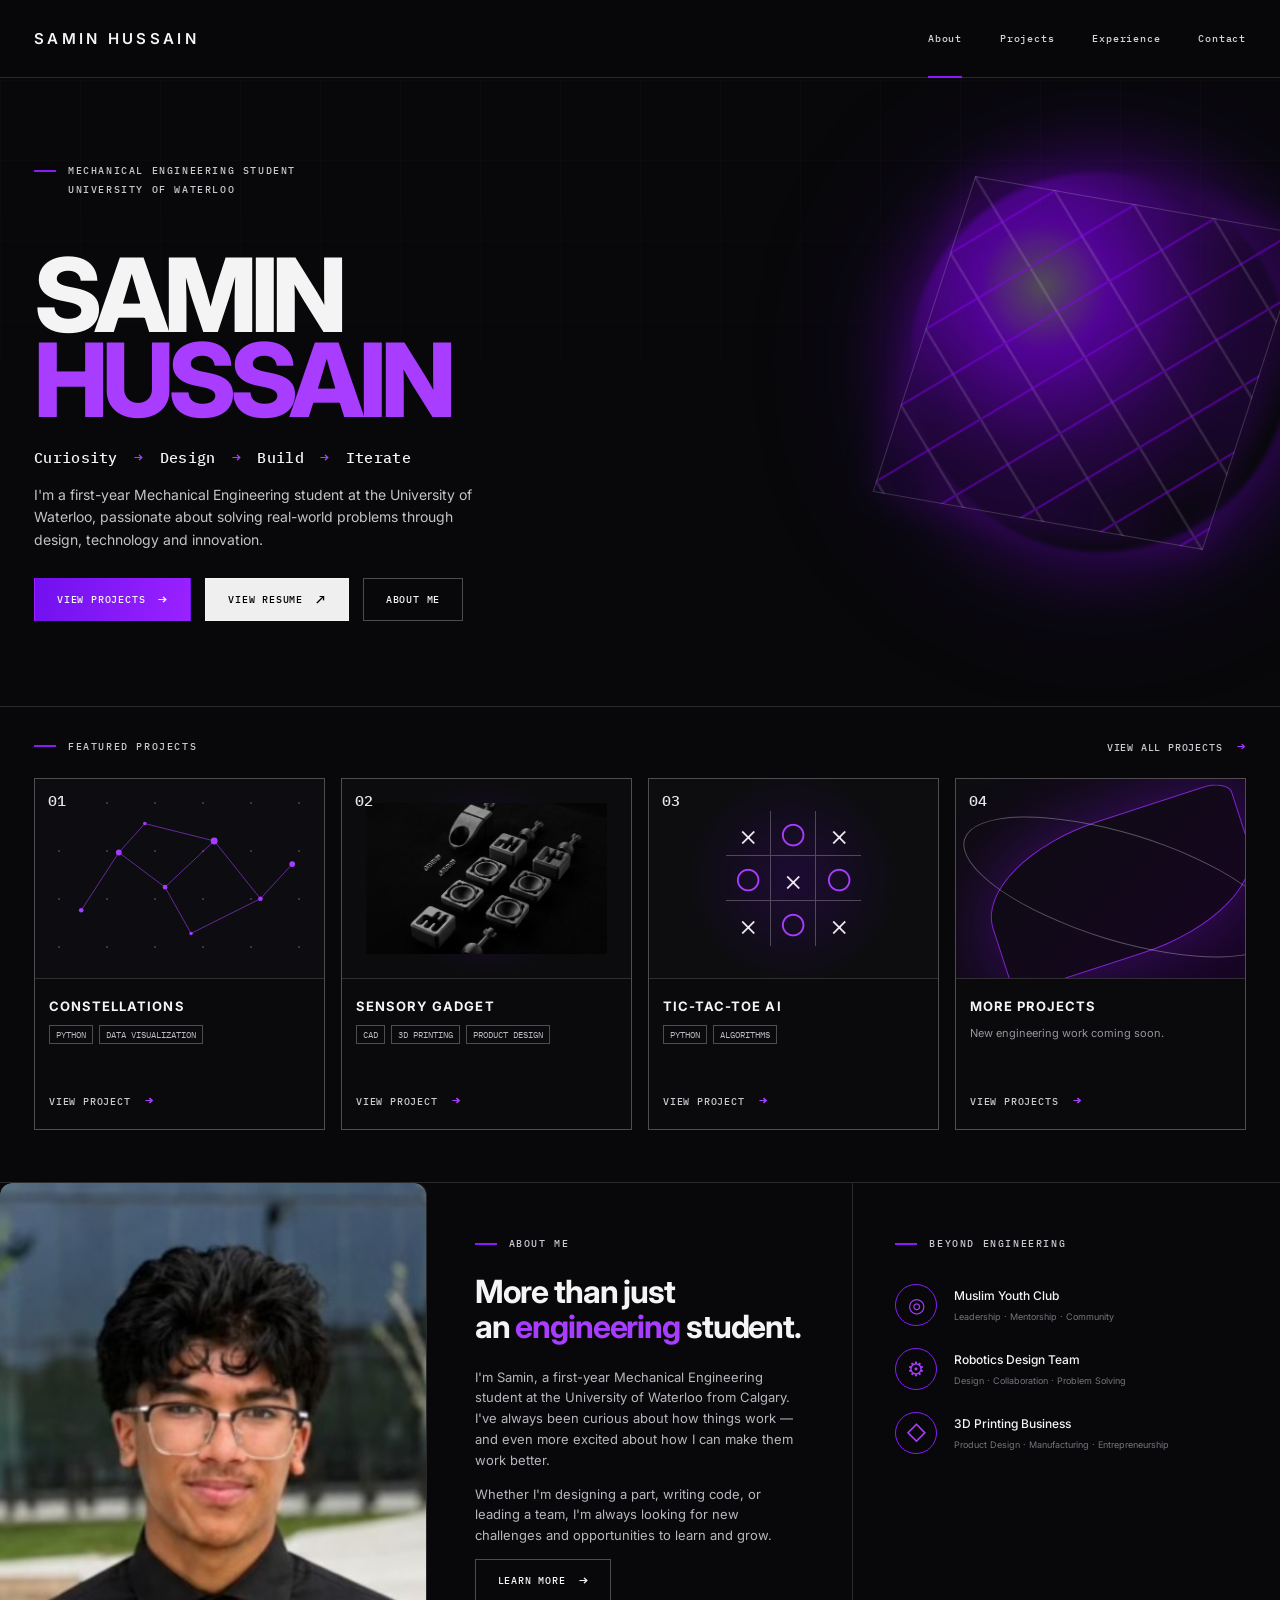
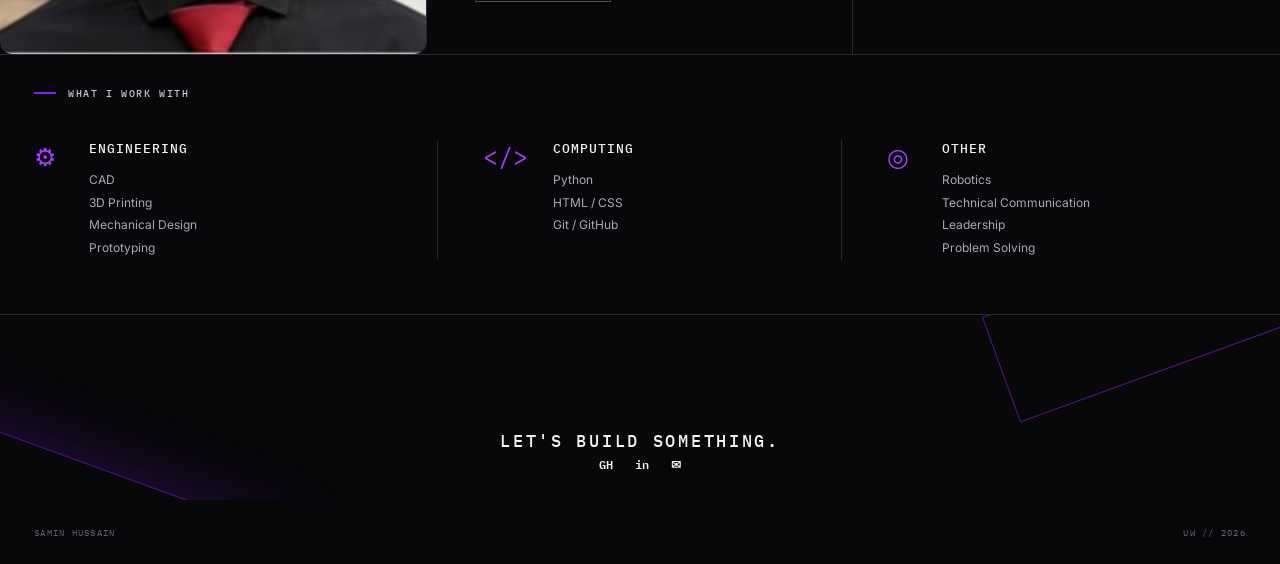
<file: index.html>
<!DOCTYPE html>
<html lang="en">
<head>
  <meta charset="UTF-8">
  <meta name="viewport" content="width=device-width, initial-scale=1.0">
  <meta name="description" content="Samin Hussain — Mechanical Engineering student at the University of Waterloo.">
  <title>Samin Hussain | Mechanical Engineering</title>
  <link rel="shortcut icon" href="assets/favicon.png">
  <link rel="stylesheet" href="styles/main.css">
</head>
<body>
  <header class="site-header">
    <a class="brand" href="index.html" aria-label="Samin Hussain home">SAMIN HUSSAIN</a>
    <nav class="desktop-nav" aria-label="Primary navigation">
      <a class="active" href="index.html">About</a>
      <a href="projects.html">Projects</a>
      <a href="experience.html">Experience</a>
      <a href="contact.html">Contact</a>
    </nav>
    <button class="menu-toggle" aria-label="Open navigation" aria-expanded="false">
      <span></span><span></span>
    </button>
    <nav class="mobile-nav" aria-label="Mobile navigation">
      <a href="index.html">About</a>
      <a href="projects.html">Projects</a>
      <a href="experience.html">Experience</a>
      <a href="contact.html">Contact</a>
    </nav>
  </header>

  <main>
    <section class="hero section-line">
      <div class="hero-copy reveal">
        <div class="eyebrow"><span></span> MECHANICAL ENGINEERING STUDENT</div>
        <div class="eyebrow sub">UNIVERSITY OF WATERLOO</div>

        <h1>SAMIN<br><em>HUSSAIN</em></h1>
        <p class="tagline">Curiosity <span>→</span> Design <span>→</span> Build <span>→</span> Iterate</p>
        <p class="hero-description">
          I'm a first-year Mechanical Engineering student at the University of Waterloo,
          passionate about solving real-world problems through design, technology and innovation.
        </p>

        <div class="button-row">
          <a class="button button-primary" href="projects.html">VIEW PROJECTS <span>→</span></a>
          <button class="button button-ghost" id="open-resume" type="button">
          VIEW RESUME <span>↗</span>
          </button>
          <a class="button button-ghost" href="about.html">ABOUT ME</a>
        </div>
      </div>

      <div class="hero-art" aria-hidden="true"></div>
    </section>

    <section class="projects-preview section-line">
      <div class="section-heading">
        <div>
          <div class="eyebrow"><span></span> FEATURED PROJECTS</div>
        </div>
        <a class="text-link" href="projects.html">VIEW ALL PROJECTS <span>→</span></a>
      </div>

      <div class="project-grid">
        <a class="project-card reveal" href="projects.html#constellations">
          <div class="project-visual constellation-visual">
            <span class="project-number">01</span>
            <div class="stars"></div>
            <svg viewBox="0 0 500 300" role="img" aria-label="Abstract constellation diagram">
              <g fill="none" stroke="currentColor" stroke-width="1">
                <path d="M80 205 L145 105 L225 165 L310 85 L390 185 L445 125"/>
                <path d="M145 105 L190 55 L310 85"/>
                <path d="M225 165 L270 245 L390 185"/>
              </g>
              <g fill="currentColor">
                <circle cx="80" cy="205" r="4"/><circle cx="145" cy="105" r="5"/>
                <circle cx="225" cy="165" r="4"/><circle cx="310" cy="85" r="6"/>
                <circle cx="390" cy="185" r="4"/><circle cx="445" cy="125" r="5"/>
                <circle cx="190" cy="55" r="3"/><circle cx="270" cy="245" r="3"/>
              </g>
            </svg>
          </div>
          <div class="project-info">
            <h3>CONSTELLATIONS</h3>
            <div class="tags"><span>PYTHON</span><span>DATA VISUALIZATION</span></div>
            <span class="card-link">VIEW PROJECT <b>→</b></span>
          </div>
        </a>

        <a class="project-card reveal" href="projects.html#sensory-gadget">
         <div class="project-visual gadget-visual">
          <span class="project-number">02</span>

              <img
                class="gadget-preview-image"
                src="assets/FidgetToysStudio.jpg"
                alt="3D-printed sensory gadget "
                >
          </div>
          <div class="project-info">
            <h3>SENSORY GADGET</h3>
            <div class="tags"><span>CAD</span><span>3D PRINTING</span><span>PRODUCT DESIGN</span></div>
            <span class="card-link">VIEW PROJECT <b>→</b></span>
          </div>
        </a>

        <a class="project-card reveal" href="projects.html#tic-tac-toe">
          <div class="project-visual tic-visual">
            <span class="project-number">03</span>
            <div class="tic-board">
              <i>×</i><i>○</i><i>×</i><i>○</i><i>×</i><i>○</i><i>×</i><i>○</i><i>×</i>
            </div>
          </div>
          <div class="project-info">
            <h3>TIC-TAC-TOE AI</h3>
            <div class="tags"><span>PYTHON</span><span>ALGORITHMS</span></div>
            <span class="card-link">VIEW PROJECT <b>→</b></span>
          </div>
        </a>

        <a class="project-card project-card-more reveal" href="projects.html">
          <div class="project-visual more-visual">
            <span class="project-number">04</span>
            <div class="more-geometry"></div>
          </div>
          <div class="project-info">
            <h3>MORE PROJECTS</h3>
            <p>New engineering work coming soon.</p>
            <span class="card-link">VIEW PROJECTS <b>→</b></span>
          </div>
        </a>
      </div>
    </section>

    <section class="about-preview section-line">
      <div class="about-photo">
         <img
          class="profile-photo"
          src="assets/ProfilePhoto.jpg"
          alt="Samin Hussain"
          >
      </div>

      <div class="about-copy reveal">
        <div class="eyebrow"><span></span> ABOUT ME</div>
        <h2>More than just<br>an <em>engineering</em> student.</h2>
        <p>
          I'm Samin, a first-year Mechanical Engineering student at the University of Waterloo
          from Calgary. I've always been curious about how things work — and even more excited
          about how I can make them work better.
        </p>
        <p>
          Whether I'm designing a part, writing code, or leading a team, I'm always looking
          for new challenges and opportunities to learn and grow.
        </p>
        <a class="button button-ghost" href="about.html">LEARN MORE <span>→</span></a>
      </div>

      <div class="beyond reveal">
        <div class="eyebrow"><span></span> BEYOND ENGINEERING</div>
        <div class="beyond-item"><div class="icon-circle">◎</div><div><strong>Muslim Youth Club</strong><small>Leadership · Mentorship · Community</small></div></div>
        <div class="beyond-item"><div class="icon-circle">⚙</div><div><strong>Robotics Design Team</strong><small>Design · Collaboration · Problem Solving</small></div></div>
        <div class="beyond-item"><div class="icon-circle">◇</div><div><strong>3D Printing Business</strong><small>Product Design · Manufacturing · Entrepreneurship</small></div></div>
      </div>
    </section>

    <section class="skills section-line">
      <div class="eyebrow"><span></span> WHAT I WORK WITH</div>
      <div class="skill-grid">
        <div class="skill-group reveal">
          <div class="skill-icon">⚙</div>
          <div><h3>ENGINEERING</h3><p>CAD<br>3D Printing<br>Mechanical Design<br>Prototyping</p></div>
        </div>
        <div class="skill-group reveal">
          <div class="skill-icon">&lt;/&gt;</div>
          <div><h3>COMPUTING</h3><p>Python<br>HTML / CSS<br>Git / GitHub</p></div>
        </div>
        <div class="skill-group reveal">
          <div class="skill-icon">◎</div>
          <div><h3>OTHER</h3><p>Robotics<br>Technical Communication<br>Leadership<br>Problem Solving</p></div>
        </div>
      </div>
    </section>

    <section class="cta">
      <div class="cta-glow"></div>
      <h2>LET'S BUILD SOMETHING.</h2>
      <div class="socials">
        <a href="https://github.com/" target="_blank" rel="noreferrer" aria-label="GitHub">GH</a>
        <a href="https://www.linkedin.com/" target="_blank" rel="noreferrer" aria-label="LinkedIn">in</a>
        <a href="contact.html" aria-label="Email">✉</a>
      </div>
    </section>
  </main>

  <footer class="site-footer">
    <span>SAMIN HUSSAIN</span><span>UW // 2026</span>
  </footer>

  <!-- RESUME MODAL -->
<div
  class="resume-modal"
  id="resume-modal"
  aria-hidden="true"
>
  <div class="resume-modal-backdrop"></div>

  <section
    class="resume-modal-panel"
    role="dialog"
    aria-modal="true"
    aria-labelledby="resume-modal-title"
    tabindex="-1"
  >
    <div class="resume-modal-header">
      <div>
        <div class="eyebrow"><span></span> DOCUMENT / 01</div>
        <h2 id="resume-modal-title">My <em>Resume</em></h2>
      </div>

      <button
        class="resume-modal-close"
        type="button"
        aria-label="Close resume"
      >&times;</button>
    </div>

    <div class="resume-preview">
      <iframe
        src="assets/SaminResume - 20261011.pdf"
        title="Samin Hussain Resume"
        loading="lazy"
      ></iframe>
    </div>

    <div class="resume-modal-footer">
      <p>View my experience, technical skills, and projects.</p>

      <a
        class="button button-primary"
        href="assets/SaminResume - 20261011.pdf"
        download="assets/SaminResume - 20261011.pdf"
      >
        DOWNLOAD PDF <span>↓</span>
      </a>
    </div>
  </section>
</div>

  <script>
  // MOBILE NAVIGATION
  const toggle = document.querySelector('.menu-toggle');
  const mobileNav = document.querySelector('.mobile-nav');

  toggle.addEventListener('click', () => {
    const open = toggle.getAttribute('aria-expanded') === 'true';

    toggle.setAttribute('aria-expanded', String(!open));
    mobileNav.classList.toggle('open');
  });

  // RESUME MODAL
  const resumeModal = document.querySelector('#resume-modal');
  const resumePanel = resumeModal.querySelector('.resume-modal-panel');
  const openResumeButton = document.querySelector('#open-resume');
  const closeResumeButton = resumeModal.querySelector('.resume-modal-close');
  const resumeBackdrop = resumeModal.querySelector('.resume-modal-backdrop');

  let previousFocus = null;
  let previousBodyOverflow = '';

  function openResume() {
    previousFocus = document.activeElement;
    previousBodyOverflow = document.body.style.overflow;

    resumeModal.classList.add('is-open');
    resumeModal.setAttribute('aria-hidden', 'false');
    document.body.style.overflow = 'hidden';

    closeResumeButton.focus();
  }

  function closeResume() {
    if (!resumeModal.classList.contains('is-open')) return;

    resumeModal.classList.remove('is-open');
    resumeModal.setAttribute('aria-hidden', 'true');
    document.body.style.overflow = previousBodyOverflow;

    if (previousFocus) {
      previousFocus.focus();
    }
  }

  openResumeButton.addEventListener('click', openResume);
  closeResumeButton.addEventListener('click', closeResume);
  resumeBackdrop.addEventListener('click', closeResume);

  document.addEventListener('keydown', (event) => {
    if (
      event.key === 'Escape' &&
      resumeModal.classList.contains('is-open')
    ) {
      closeResume();
    }
  });
</script>
</body>
</html>
</file>
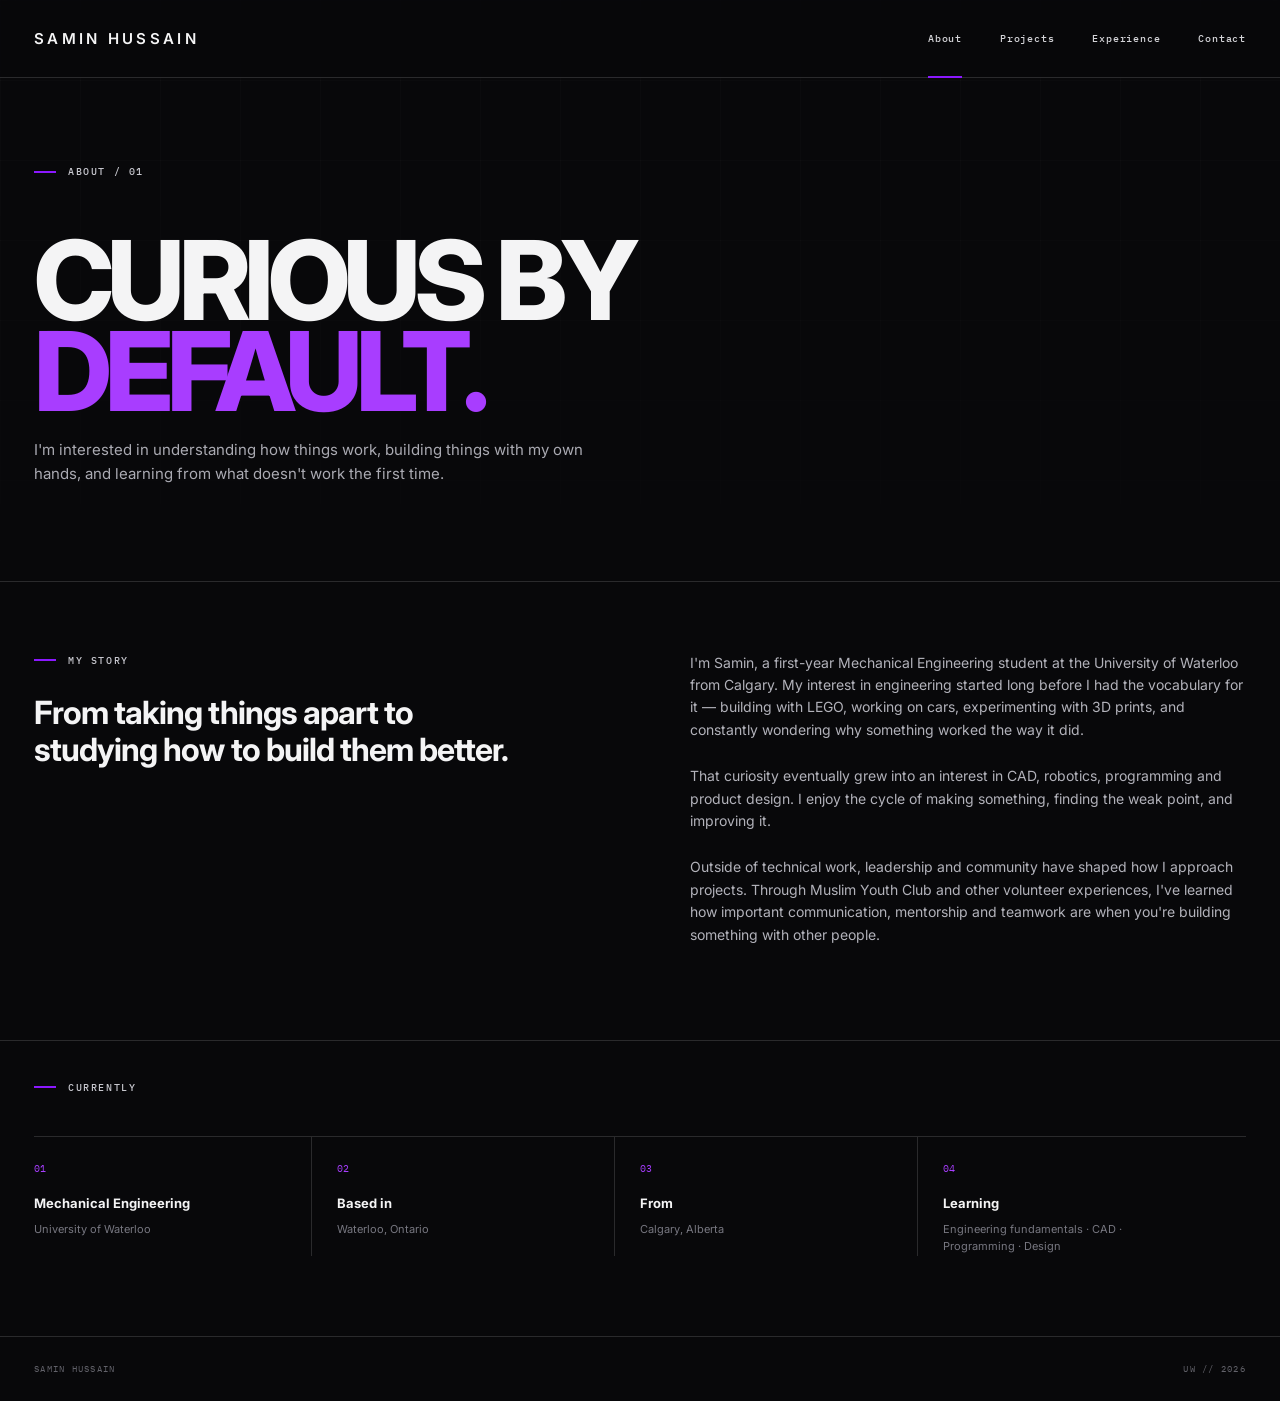
<file: about.html>
<!DOCTYPE html>
<html lang="en">
<head>
  <meta charset="UTF-8"><meta name="viewport" content="width=device-width, initial-scale=1.0">
  <meta name="description" content="About Samin Hussain, Mechanical Engineering student at the University of Waterloo.">
  <title>About | Samin Hussain</title>
  <link rel="shortcut icon" href="assets/favicon.png">
  <link rel="stylesheet" href="styles/main.css">
</head>
<body>
<header class="site-header">
  <a class="brand" href="index.html">SAMIN HUSSAIN</a>
  <nav class="desktop-nav"><a class="active" href="about.html">About</a><a href="projects.html">Projects</a><a href="experience.html">Experience</a><a href="contact.html">Contact</a></nav>
  <button class="menu-toggle" aria-label="Open navigation" aria-expanded="false"><span></span><span></span></button>
  <nav class="mobile-nav"><a href="about.html">About</a><a href="projects.html">Projects</a><a href="experience.html">Experience</a><a href="contact.html">Contact</a></nav>
</header>
<main>
  <section class="page-hero section-line">
    <div class="eyebrow"><span></span> ABOUT / 01</div>
    <h1>CURIOUS BY<br><em>DEFAULT.</em></h1>
    <p>I'm interested in understanding how things work, building things with my own hands, and learning from what doesn't work the first time.</p>
  </section>

  <section class="content-two-column section-line">
    <div>
      <div class="eyebrow"><span></span> MY STORY</div>
      <h2>From taking things apart to studying how to build them better.</h2>
    </div>
    <div class="body-copy">
      <p>I'm Samin, a first-year Mechanical Engineering student at the University of Waterloo from Calgary. My interest in engineering started long before I had the vocabulary for it — building with LEGO, working on cars, experimenting with 3D prints, and constantly wondering why something worked the way it did.</p>
      <p>That curiosity eventually grew into an interest in CAD, robotics, programming and product design. I enjoy the cycle of making something, finding the weak point, and improving it.</p>
      <p>Outside of technical work, leadership and community have shaped how I approach projects. Through Muslim Youth Club and other volunteer experiences, I've learned how important communication, mentorship and teamwork are when you're building something with other people.</p>
    </div>
  </section>

  <section class="timeline-section section-line">
    <div class="eyebrow"><span></span> CURRENTLY</div>
    <div class="current-grid">
      <div><span>01</span><strong>Mechanical Engineering</strong><p>University of Waterloo</p></div>
      <div><span>02</span><strong>Based in</strong><p>Waterloo, Ontario</p></div>
      <div><span>03</span><strong>From</strong><p>Calgary, Alberta</p></div>
      <div><span>04</span><strong>Learning</strong><p>Engineering fundamentals · CAD · Programming · Design</p></div>
    </div>
  </section>
</main>
<footer class="site-footer"><span>SAMIN HUSSAIN</span><span>UW // 2026</span></footer>
<script>
const t=document.querySelector('.menu-toggle'),m=document.querySelector('.mobile-nav');t.addEventListener('click',()=>{const o=t.getAttribute('aria-expanded')==='true';t.setAttribute('aria-expanded',String(!o));m.classList.toggle('open')});
</script>
</body>
</html>
</file>
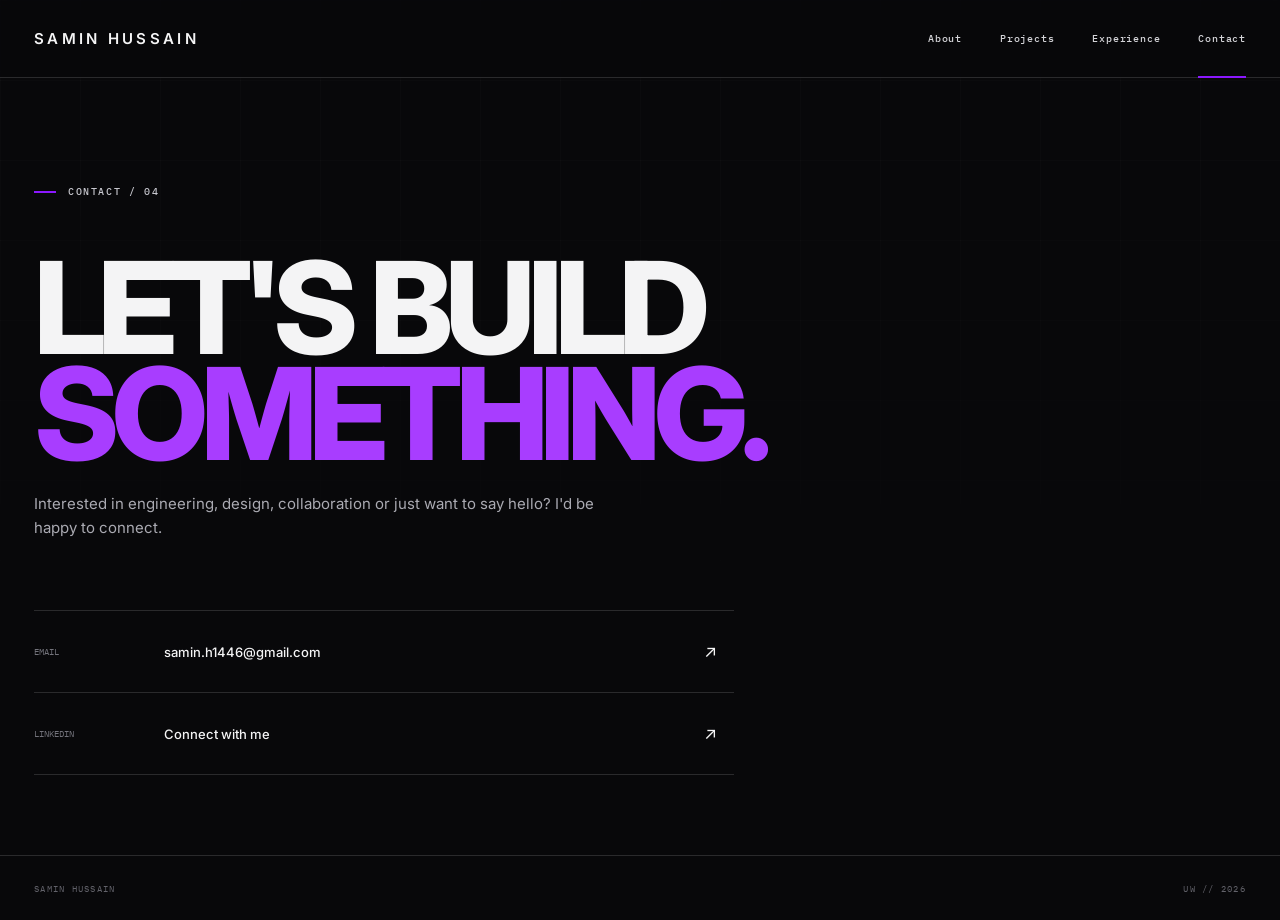
<file: contact.html>
<!DOCTYPE html>
<html lang="en">
<head>
  <meta charset="UTF-8"><meta name="viewport" content="width=device-width, initial-scale=1.0">
  <meta name="description" content="Contact Samin Hussain.">
  <title>Contact | Samin Hussain</title>
  <link rel="shortcut icon" href="assets/favicon.png">
  <link rel="stylesheet" href="styles/main.css">
</head>
<body>
<header class="site-header">
  <a class="brand" href="index.html">SAMIN HUSSAIN</a>
  <nav class="desktop-nav"><a href="about.html">About</a><a href="projects.html">Projects</a><a href="experience.html">Experience</a><a class="active" href="contact.html">Contact</a></nav>
  <button class="menu-toggle" aria-label="Open navigation" aria-expanded="false"><span></span><span></span></button>
  <nav class="mobile-nav"><a href="about.html">About</a><a href="projects.html">Projects</a><a href="experience.html">Experience</a><a href="contact.html">Contact</a></nav>
</header>
<main>
<section class="contact-hero section-line">
  <div class="eyebrow"><span></span> CONTACT / 04</div>
  <h1>LET'S BUILD<br><em>SOMETHING.</em></h1>
  <p>Interested in engineering, design, collaboration or just want to say hello? I'd be happy to connect.</p>
  <div class="contact-links">
    <a href="mailto:samin.h1446@gmail.com"><small>EMAIL</small><strong>samin.h1446@gmail.com</strong><span>↗</span></a>
    <a href="https://www.linkedin.com/in/samin-hussain-2008-/" target="_blank" rel="noreferrer"><small>LINKEDIN</small><strong>Connect with me</strong><span>↗</span></a>
    <!-- <a href="https://github.com/" target="_blank" rel="noreferrer"><small>GITHUB</small><strong>View my work</strong><span>↗</span></a> -->
  </div>
</section>
</main>
<footer class="site-footer"><span>SAMIN HUSSAIN</span><span>UW // 2026</span></footer>
<script>
const t=document.querySelector('.menu-toggle'),m=document.querySelector('.mobile-nav');t.addEventListener('click',()=>{const o=t.getAttribute('aria-expanded')==='true';t.setAttribute('aria-expanded',String(!o));m.classList.toggle('open')});
</script>
</body>
</html>
</file>
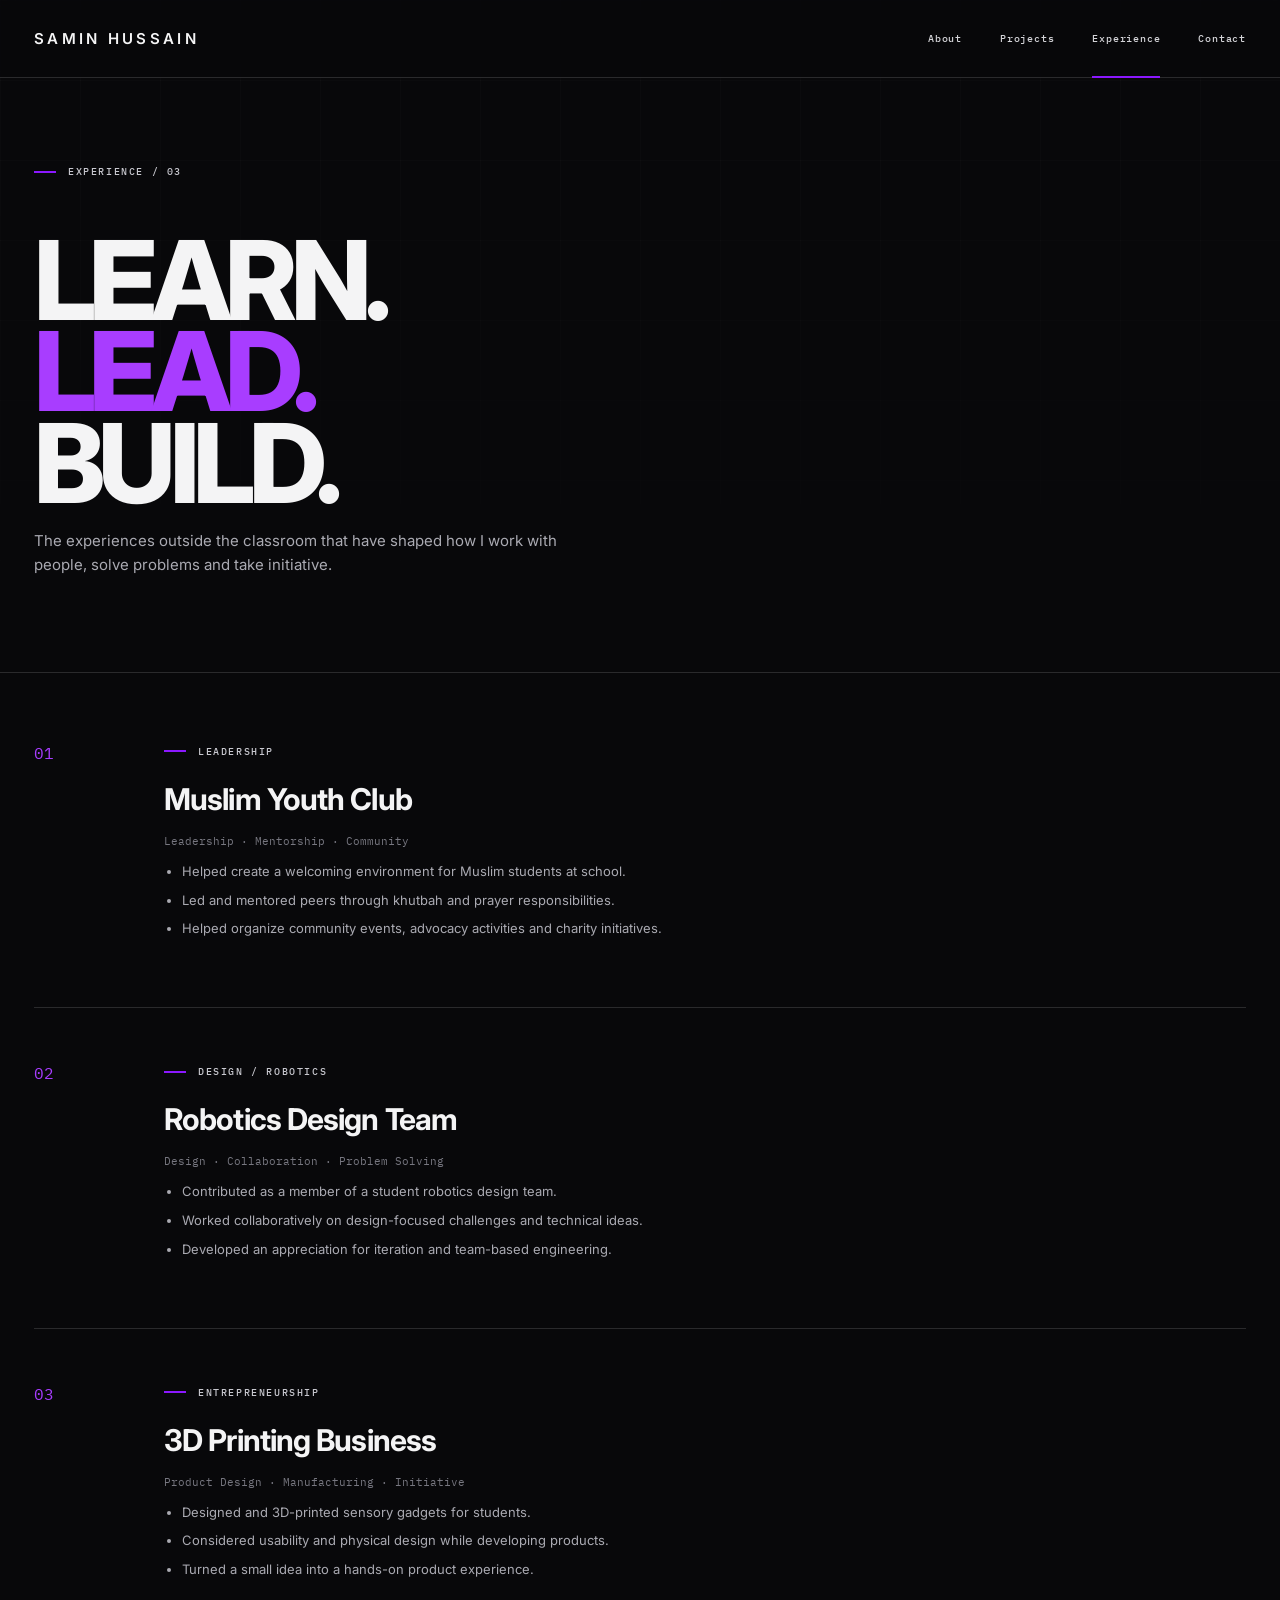
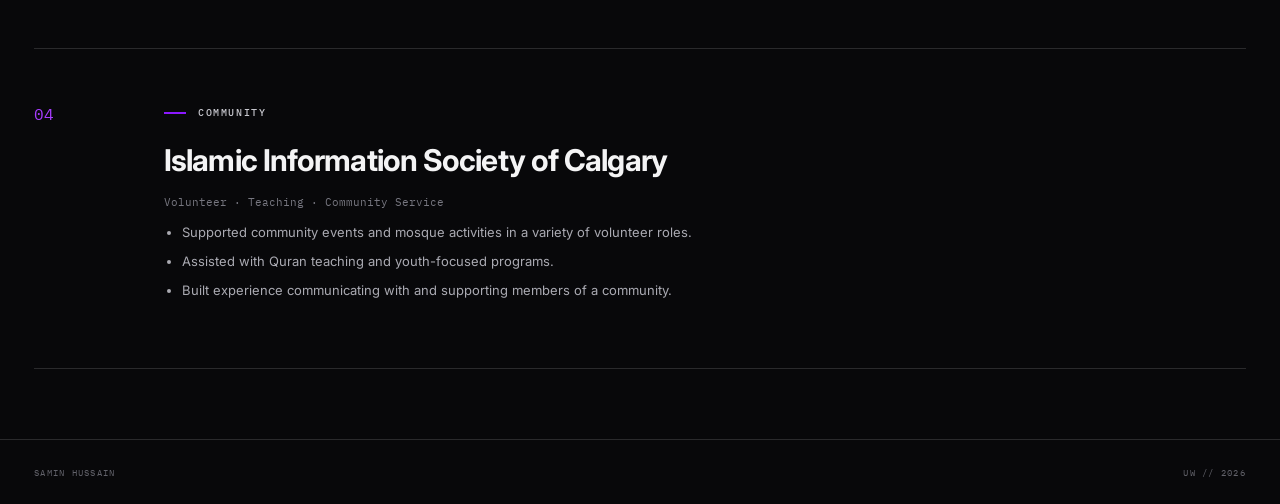
<file: experience.html>
<!DOCTYPE html>
<html lang="en">
<head>
  <meta charset="UTF-8"><meta name="viewport" content="width=device-width, initial-scale=1.0">
  <meta name="description" content="Experience and leadership of Samin Hussain.">
  <title>Experience | Samin Hussain</title>
  <link rel="shortcut icon" href="assets/favicon.png">
  <link rel="stylesheet" href="styles/main.css">
</head>
<body>
<header class="site-header">
  <a class="brand" href="index.html">SAMIN HUSSAIN</a>
  <nav class="desktop-nav"><a href="about.html">About</a><a href="projects.html">Projects</a><a class="active" href="experience.html">Experience</a><a href="contact.html">Contact</a></nav>
  <button class="menu-toggle" aria-label="Open navigation" aria-expanded="false"><span></span><span></span></button>
  <nav class="mobile-nav"><a href="about.html">About</a><a href="projects.html">Projects</a><a href="experience.html">Experience</a><a href="contact.html">Contact</a></nav>
</header>
<main>
<section class="page-hero compact section-line"><div class="eyebrow"><span></span> EXPERIENCE / 03</div><h1>LEARN.<br><em>LEAD.</em><br>BUILD.</h1><p>The experiences outside the classroom that have shaped how I work with people, solve problems and take initiative.</p></section>
<section class="experience-list section-line">
  <article class="experience-item"><div class="experience-index">01</div><div><div class="eyebrow"><span></span> LEADERSHIP</div><h2>Muslim Youth Club</h2><p>Leadership · Mentorship · Community</p><ul><li>Helped create a welcoming environment for Muslim students at school.</li><li>Led and mentored peers through khutbah and prayer responsibilities.</li><li>Helped organize community events, advocacy activities and charity initiatives.</li></ul></div></article>
  <article class="experience-item"><div class="experience-index">02</div><div><div class="eyebrow"><span></span> DESIGN / ROBOTICS</div><h2>Robotics Design Team</h2><p>Design · Collaboration · Problem Solving</p><ul><li>Contributed as a member of a student robotics design team.</li><li>Worked collaboratively on design-focused challenges and technical ideas.</li><li>Developed an appreciation for iteration and team-based engineering.</li></ul></div></article>
  <article class="experience-item"><div class="experience-index">03</div><div><div class="eyebrow"><span></span> ENTREPRENEURSHIP</div><h2>3D Printing Business</h2><p>Product Design · Manufacturing · Initiative</p><ul><li>Designed and 3D-printed sensory gadgets for students.</li><li>Considered usability and physical design while developing products.</li><li>Turned a small idea into a hands-on product experience.</li></ul></div></article>
  <article class="experience-item"><div class="experience-index">04</div><div><div class="eyebrow"><span></span> COMMUNITY</div><h2>Islamic Information Society of Calgary</h2><p>Volunteer · Teaching · Community Service</p><ul><li>Supported community events and mosque activities in a variety of volunteer roles.</li><li>Assisted with Quran teaching and youth-focused programs.</li><li>Built experience communicating with and supporting members of a community.</li></ul></div></article>
</section>
</main>
<footer class="site-footer"><span>SAMIN HUSSAIN</span><span>UW // 2026</span></footer>
<script>
const t=document.querySelector('.menu-toggle'),m=document.querySelector('.mobile-nav');t.addEventListener('click',()=>{const o=t.getAttribute('aria-expanded')==='true';t.setAttribute('aria-expanded',String(!o));m.classList.toggle('open')});
</script>
</body>
</html>
</file>
<file: styles/main.css>
@import url('https://fonts.googleapis.com/css2?family=IBM+Plex+Mono:wght@400;500&family=Inter:wght@400;500;600;700;800&display=swap');

:root {
  --bg: #08080a;
  --surface: #101014;
  --surface-2: #15151b;
  --text: #f4f4f5;
  --muted: #96969f;
  --line: rgba(255,255,255,.14);
  --line-strong: rgba(255,255,255,.28);
  --purple: #8b18ff;
  --purple-bright: #a83dff;
  --max: 1280px;
}

* { box-sizing: border-box; }
html { scroll-behavior: smooth; }
body {
  margin: 0;
  background: var(--bg);
  color: var(--text);
  font-family: Inter, Arial, sans-serif;
  line-height: 1.6;
  overflow-x: hidden;
}
body::before {
  content: "";
  position: fixed;
  inset: 0;
  pointer-events: none;
  background:
    linear-gradient(rgba(255,255,255,.018) 1px, transparent 1px),
    linear-gradient(90deg, rgba(255,255,255,.018) 1px, transparent 1px);
  background-size: 80px 80px;
  mask-image: linear-gradient(to bottom, black, transparent 80%);
  z-index: -1;
}
a { color: inherit; text-decoration: none; }
button { font: inherit; }
.site-header {
  height: 78px;
  border-bottom: 1px solid var(--line);
  display: flex;
  align-items: center;
  justify-content: space-between;
  padding: 0 max(34px, calc((100vw - var(--max)) / 2));
  position: sticky;
  top: 0;
  z-index: 50;
  background: rgba(8,8,10,.82);
  backdrop-filter: blur(18px);
}
.brand { font-size: 15px; font-weight: 600; letter-spacing: .22em; }
.desktop-nav { display: flex; gap: 38px; height: 100%; align-items: center; }
.desktop-nav a {
  height: 100%;
  display: flex;
  align-items: center;
  position: relative;
  font: 500 10px/1 "IBM Plex Mono", monospace;
  letter-spacing: .08em;
  color: #d4d4d8;
}
.desktop-nav a::after {
  content: "";
  position: absolute;
  left: 0; right: 0; bottom: -1px;
  height: 2px;
  background: var(--purple);
  transform: scaleX(0);
  transition: transform .25s ease;
}
.desktop-nav a:hover::after, .desktop-nav a.active::after { transform: scaleX(1); }
.menu-toggle, .mobile-nav { display: none; }

.section-line { border-bottom: 1px solid var(--line); }
.hero {
  min-height: 590px;
  max-width: 1440px;
  margin: auto;
  display: grid;
  grid-template-columns: 47% 53%;
  position: relative;
}
.hero-copy { padding: 84px 20px 85px max(34px, calc((100vw - var(--max)) / 2)); position: relative; z-index: 3; }
.eyebrow {
  font: 500 10px/1.7 "IBM Plex Mono", monospace;
  letter-spacing: .16em;
  color: #c7c7ce;
  display: flex;
  align-items: center;
  gap: 12px;
}
.eyebrow span { display: inline-block; width: 22px; height: 2px; background: var(--purple); }
.eyebrow.sub { margin-left: 34px; margin-top: 2px; }
.hero h1, .page-hero h1, .contact-hero h1 {
  font-size: clamp(68px, 8vw, 116px);
  line-height: .83;
  letter-spacing: -.06em;
  margin: 55px 0 25px;
  font-weight: 800;
}
em { color: var(--purple-bright); font-style: normal; }
.tagline {
  font: 500 15px "IBM Plex Mono", monospace;
  letter-spacing: .02em;
  margin: 0 0 17px;
}
.tagline span { color: var(--purple-bright); padding: 0 7px; }
.hero-description { max-width: 440px; color: #c3c3c8; font-size: 14px; margin-bottom: 27px; }
.button-row { display: flex; gap: 14px; }
.button {
  min-height: 43px;
  padding: 0 22px;
  display: inline-flex;
  align-items: center;
  justify-content: center;
  gap: 13px;
  font: 500 10px "IBM Plex Mono", monospace;
  letter-spacing: .08em;
  border: 1px solid var(--line-strong);
  transition: .25s ease;
}
.button span { font-size: 15px; }
.button-primary { background: linear-gradient(100deg, #7110ef, #9a22ff); border-color: transparent; }
.button-primary:hover { transform: translateY(-2px); box-shadow: 0 10px 30px rgba(139,24,255,.2); }
.button-ghost:hover { border-color: var(--purple); color: white; }

.hero-art {
  position: relative;
  min-height: 590px;
  overflow: hidden;
  background: radial-gradient(circle at 50% 50%, rgba(105,0,190,.12), transparent 48%);
}
.art-meta {
  position: absolute;
  z-index: 5;
  color: #96969f;
  font: 9px/1.8 "IBM Plex Mono", monospace;
  letter-spacing: .12em;
}
.art-meta-top { right: 32px; top: 47px; }
.art-meta-side { right: 25px; bottom: 100px; }
.orb { position: absolute; border-radius: 50%; filter: blur(38px); opacity: .75; }
.orb-a { width: 300px; height: 300px; right: 140px; top: 125px; background: rgba(128,0,255,.28); }
.orb-b { width: 180px; height: 180px; left: 100px; bottom: 55px; background: rgba(185,60,255,.17); }
.shape {
  position: absolute;
  border: 1px solid rgba(255,255,255,.5);
  background: linear-gradient(140deg, rgba(255,255,255,.10), rgba(110,0,255,.30) 52%, rgba(255,255,255,.05));
  box-shadow: inset 0 0 45px rgba(255,255,255,.06), 0 0 45px rgba(112,0,255,.12);
  transform: rotate(-16deg) skewY(7deg);
  backdrop-filter: blur(4px);
}
.shape-a { width: 240px; height: 360px; left: 80px; top: 120px; border-radius: 40% 10% 45% 12%; }
.shape-b { width: 260px; height: 350px; right: 90px; top: 70px; border-radius: 8% 50% 12% 42%; transform: rotate(28deg) skewY(-5deg); }
.shape-c { width: 160px; height: 330px; left: 260px; top: 105px; border-radius: 45%; transform: rotate(70deg); background: linear-gradient(90deg, rgba(255,255,255,.02), rgba(143,17,255,.72), rgba(255,255,255,.05)); }
.wire { position: absolute; height: 1px; background: rgba(174,88,255,.6); transform-origin: left; }
.wire-a { width: 480px; left: 40px; top: 450px; transform: rotate(-34deg); }
.wire-b { width: 500px; right: -80px; top: 320px; transform: rotate(0); }

.projects-preview { padding: 30px max(34px, calc((100vw - var(--max)) / 2)) 52px; }
.section-heading { display:flex; justify-content:space-between; align-items:center; margin-bottom:23px; }
.text-link, .card-link {
  font: 500 10px "IBM Plex Mono", monospace;
  letter-spacing: .08em;
  color: #c9c9cf;
}
.text-link span, .card-link b { color: var(--purple-bright); font-size: 14px; margin-left: 8px; }
.project-grid { display:grid; grid-template-columns:repeat(4,1fr); gap:16px; }
.project-card {
  border:1px solid var(--line-strong);
  background: rgba(12,12,15,.72);
  transition: transform .3s ease, border-color .3s ease, background .3s ease;
  min-width: 0;
}
.project-card:hover { transform: translateY(-6px); border-color: rgba(157,52,255,.7); background: #101014; }
.project-visual { height: 200px; position:relative; overflow:hidden; border-bottom:1px solid var(--line); background:#0d0d11; }
.project-number { position:absolute; left:13px; top:12px; z-index:4; font: 500 15px "IBM Plex Mono", monospace; color:#e7e7eb; }
.project-visual svg { width:100%; height:100%; color: #a43dff; }
.stars { position:absolute; inset:0; background-image:radial-gradient(circle, rgba(255,255,255,.7) 1px, transparent 1px); background-size:48px 48px; opacity:.25; }
.gadget-visual { display:grid; place-items:center; background:radial-gradient(circle, rgba(130,0,255,.18), transparent 55%), #0c0c0f; }
.gadget-model { width:145px; height:95px; transform:rotate(-13deg) skewX(-5deg); position:relative; filter:drop-shadow(0 18px 20px rgba(0,0,0,.7)); }
.gadget-body { position:absolute; inset:10px 0; border:2px solid #d5d5d8; background:linear-gradient(145deg,#d9d9dd,#66666c); border-radius:18px 7px 14px 8px; box-shadow:inset -12px -10px 18px rgba(0,0,0,.25); }
.gadget-ring { position:absolute; width:45px; height:45px; border:8px solid #55555b; border-right-color:#d9d9dd; border-radius:50%; left:-5px; top:34px; background:#0a0a0c; }
.gadget-slot { position:absolute; width:45px; height:10px; background:#2d2d31; right:18px; top:29px; border-radius:8px; }
.tic-visual { display:grid; place-items:center; background:radial-gradient(circle, rgba(125,0,255,.15), transparent 60%), #0d0d10; }
.tic-board { display:grid; grid-template-columns:repeat(3,45px); grid-auto-rows:45px; }
.tic-board i { display:grid; place-items:center; font-style:normal; font-size:30px; font-weight:300; border-right:1px solid rgba(255,255,255,.25); border-bottom:1px solid rgba(255,255,255,.25); color:#eaeaf0; }
.tic-board i:nth-child(3n){border-right:0}.tic-board i:nth-child(n+7){border-bottom:0}.tic-board i:nth-child(even){color:var(--purple-bright)}
.project-info { padding:17px 14px 20px; min-height:150px; display:flex; flex-direction:column; }
.project-info h3 { font-size:13px; letter-spacing:.08em; margin:0 0 8px; }
.project-info p { color:var(--muted); font-size:11px; margin:0 0 13px; }
.tags { display:flex; flex-wrap:wrap; gap:6px; }
.tags span { border:1px solid var(--line-strong); padding:3px 6px; font: 9px "IBM Plex Mono", monospace; color:#b9b9c1; }
.card-link { margin-top:auto; padding-top:20px; }
.more-visual { background:linear-gradient(135deg,#0d0d10,#160522); }
.more-geometry { position:absolute; width:270px; height:140px; left:30px; top:38px; transform:rotate(-18deg); border:1px solid #8122d2; border-radius:50% 10%; box-shadow:0 0 70px rgba(139,24,255,.35); }
.more-geometry::after { content:""; position:absolute; inset:15px -30px; border:1px solid rgba(255,255,255,.3); border-radius:50%; transform:rotate(35deg); }

.about-preview { display:grid; grid-template-columns:1fr 1fr 1fr; min-height:420px; }
.about-photo { border-right:1px solid var(--line); min-height:420px; overflow:hidden; }
.photo-placeholder { height:100%; min-height:420px; display:flex; flex-direction:column; justify-content:center; align-items:center; text-align:center; background:radial-gradient(circle at 50% 40%, #27272d, #0a0a0c 60%); position:relative; }
.photo-placeholder::before { content:""; width:260px; height:380px; border:1px solid rgba(164,61,255,.55); border-radius:50% 50% 0 0; position:absolute; bottom:-120px; left:50%; transform:translateX(-50%); box-shadow:0 0 80px rgba(139,24,255,.13); }
.photo-placeholder span { font: 700 32px/.95 Inter,sans-serif; letter-spacing:-.05em; color:#777780; position:relative; }
.photo-placeholder small { max-width:220px; color:#676770; font:9px/1.6 "IBM Plex Mono",monospace; margin-top:15px; position:relative; }
.about-copy { padding:52px 48px; border-right:1px solid var(--line); }
.about-copy h2 { font-size:32px; line-height:1.1; margin:22px 0; letter-spacing:-.035em; }
.about-copy p { color:#b7b7be; font-size:13px; }
.beyond { padding:52px 42px; }
.beyond .eyebrow { margin-bottom:32px; }
.beyond-item { display:flex; gap:17px; align-items:center; margin:22px 0; }
.icon-circle { width:42px; height:42px; border:1px solid var(--purple); border-radius:50%; display:grid; place-items:center; color:var(--purple-bright); font-size:20px; flex:none; }
.beyond-item strong { display:block; font-size:12px; font-weight:500; }
.beyond-item small { display:block; color:#74747d; font-size:9px; margin-top:4px; }

.skills { padding:30px max(34px, calc((100vw - var(--max)) / 2)) 54px; }
.skill-grid { display:grid; grid-template-columns:repeat(3,1fr); margin-top:38px; }
.skill-group { display:flex; gap:25px; padding:0 45px; border-right:1px solid var(--line); }
.skill-group:first-child { padding-left:0; }.skill-group:last-child { border:0; }
.skill-icon { color:var(--purple-bright); font:25px "IBM Plex Mono",monospace; min-width:30px; }
.skill-group h3 { font:500 13px "IBM Plex Mono",monospace; letter-spacing:.08em; margin:0 0 12px; }
.skill-group p { margin:0; color:#aaaab2; font-size:12px; line-height:1.9; }

.cta { min-height:185px; display:grid; place-items:center; position:relative; overflow:hidden; }
.cta::before, .cta::after { content:""; position:absolute; width:430px; height:110px; border:1px solid rgba(142,34,255,.55); transform:rotate(20deg); }
.cta::before { left:-140px; bottom:-75px; box-shadow:0 0 70px rgba(139,24,255,.25); }
.cta::after { right:-140px; top:-75px; transform:rotate(-20deg); }
.cta h2 { font:500 17px "IBM Plex Mono",monospace; letter-spacing:.16em; z-index:2; }
.socials { display:flex; gap:22px; position:absolute; bottom:26px; z-index:3; }
.socials a { font:600 12px "IBM Plex Mono",monospace; transition:color .2s; }.socials a:hover{color:var(--purple-bright)}
.site-footer { height:64px; display:flex; align-items:center; justify-content:space-between; padding:0 max(34px, calc((100vw - var(--max)) / 2)); color:#62626a; font:9px "IBM Plex Mono",monospace; letter-spacing:.14em; }

.page-hero, .contact-hero { max-width:var(--max); margin:auto; padding:85px 34px 80px; }
.page-hero h1 { font-size:clamp(65px,9vw,110px); margin:55px 0 20px; }
.page-hero p, .contact-hero > p { max-width:570px; color:#aaaab2; font-size:15px; }
.page-hero.compact { min-height:410px; }
.content-two-column { max-width:var(--max); margin:auto; padding:70px 34px; display:grid; grid-template-columns:1fr 1fr; gap:100px; }
.content-two-column h2 { font-size:32px; line-height:1.15; max-width:480px; letter-spacing:-.03em; }
.body-copy { max-width:600px; }.body-copy p { color:#b2b2ba; font-size:14px; margin-top:0; margin-bottom:24px; }
.timeline-section { max-width:var(--max); margin:auto; padding:38px 34px 80px; }
.current-grid { display:grid; grid-template-columns:repeat(4,1fr); margin-top:40px; border-top:1px solid var(--line); }
.current-grid > div { padding:25px 25px 0 0; border-right:1px solid var(--line); margin-right:25px; }.current-grid > div:last-child{border:0}
.current-grid span { display:block; color:var(--purple-bright); font:10px "IBM Plex Mono",monospace; margin-bottom:18px; }
.current-grid strong { font-size:13px; display:block; }.current-grid p{font-size:11px;color:#777780;margin:7px 0 0}

.project-list { max-width:var(--max); margin:auto; padding:70px 34px; }
.project-detail { display:grid; grid-template-columns:1.1fr .9fr; min-height:500px; border:1px solid var(--line); margin-bottom:24px; background:rgba(12,12,15,.6); }
.project-detail.reverse { grid-template-columns:.9fr 1.1fr; }.project-detail.reverse .detail-visual{order:2}.project-detail.reverse .detail-copy{order:1}
.detail-visual { min-height:500px; border-right:1px solid var(--line); position:relative; overflow:hidden; }
.project-detail.reverse .detail-visual { border-right:0; border-left:1px solid var(--line); }
.detail-visual svg { width:100%; height:100%; }
.detail-copy { padding:70px 55px; align-self:center; }.detail-copy h2 { font-size:45px; line-height:1; margin:18px 0; letter-spacing:-.04em; }.detail-copy > p { color:#aaaab2; font-size:13px; }.detail-copy .learning { margin-top:35px; font-size:12px; }.detail-copy .learning b{color:#eee}
.detail-copy .tags { margin-top:24px; }
.large-gadget { width:280px; height:190px; position:absolute; left:50%; top:50%; transform:translate(-50%,-50%) rotate(-12deg); filter:drop-shadow(0 25px 25px rgba(0,0,0,.7)); }
.large-gadget::before { content:""; position:absolute; inset:0; border:3px solid #d7d7db; background:linear-gradient(145deg,#e1e1e4,#55555b); border-radius:34px 12px 26px 14px; box-shadow:inset -25px -20px 30px rgba(0,0,0,.27); }
.large-gadget div { position:absolute; width:75px; height:75px; border:13px solid #55555b; border-right-color:#ddd; border-radius:50%; left:-10px; top:70px; background:#09090b; z-index:2; }
.large-gadget i { position:absolute; width:80px; height:14px; background:#29292e; right:35px; top:58px; border-radius:10px; z-index:2; }
.tic-board.large { grid-template-columns:repeat(3,85px); grid-auto-rows:85px; position:absolute; left:50%; top:50%; transform:translate(-50%,-50%); }.tic-board.large i{font-size:58px}
.coming-soon { min-height:360px; }.coming-soon .detail-visual{min-height:360px}.coming-soon .detail-copy{align-self:center}

.experience-list { max-width:var(--max); margin:auto; padding:70px 34px; }
.experience-item { display:grid; grid-template-columns:100px 1fr; gap:30px; padding:55px 0; border-bottom:1px solid var(--line); }
.experience-item:first-child{padding-top:0}.experience-index{font:16px "IBM Plex Mono",monospace;color:var(--purple-bright)}
.experience-item h2{font-size:30px;margin:15px 0 3px;letter-spacing:-.03em}.experience-item > div > p{font:11px "IBM Plex Mono",monospace;color:#777780}
.experience-item ul{padding-left:18px;color:#aaaab2;font-size:13px;max-width:700px}.experience-item li{margin:8px 0}

.contact-hero { min-height:700px; padding-top:105px; }.contact-hero h1{font-size:clamp(70px,10vw,130px);max-width:900px}.contact-links{max-width:700px;margin-top:70px;border-top:1px solid var(--line)}.contact-links a{display:grid;grid-template-columns:130px 1fr 30px;align-items:center;min-height:82px;border-bottom:1px solid var(--line);transition:.2s}.contact-links a:hover{padding-left:10px;color:var(--purple-bright)}.contact-links small{font:9px "IBM Plex Mono",monospace;color:#73737b}.contact-links strong{font-size:13px;font-weight:500}.contact-links span{font-size:17px}

.reveal { animation: reveal .75s ease both; }
@keyframes reveal { from{opacity:0;transform:translateY(18px)} to{opacity:1;transform:none} }

@media (max-width: 900px) {
  .desktop-nav { gap:20px; }
  .hero { grid-template-columns:1fr; }
  .hero-copy { padding-right:34px; padding-bottom:45px; }
  .hero-art { min-height:440px; }
  .project-grid { grid-template-columns:repeat(2,1fr); }
  .about-preview { grid-template-columns:1fr 1fr; }
  .about-photo { display:none; }
  .beyond { border-left:1px solid var(--line); }
  .skill-grid { grid-template-columns:1fr; gap:30px; }.skill-group{padding:0;border:0}
  .content-two-column { gap:45px; }
  .current-grid { grid-template-columns:repeat(2,1fr); row-gap:30px; }.current-grid > div:nth-child(2){border-right:0}
  .project-detail,.project-detail.reverse { grid-template-columns:1fr; }.project-detail.reverse .detail-visual{order:1;border-left:0;border-bottom:1px solid var(--line)}.project-detail.reverse .detail-copy{order:2}
  .detail-visual,.project-detail.reverse .detail-visual{border-right:0;min-height:420px;border-bottom:1px solid var(--line)}.detail-copy{padding:50px 35px}
}
@media (max-width: 650px) {
  .site-header { height:68px; padding:0 20px; }
  .desktop-nav { display:none; }.menu-toggle{display:flex;width:38px;height:38px;border:1px solid var(--line-strong);background:transparent;align-items:center;justify-content:center;flex-direction:column;gap:6px;cursor:pointer}.menu-toggle span{width:16px;height:1px;background:#eee}
  .mobile-nav{display:flex;position:absolute;left:0;right:0;top:68px;background:rgba(8,8,10,.97);border-bottom:1px solid var(--line);padding:10px 20px 20px;flex-direction:column;gap:0;transform:translateY(-120%);transition:.3s ease;z-index:-1}.mobile-nav.open{transform:none}
  .mobile-nav a{padding:16px 0;border-bottom:1px solid var(--line);font:10px "IBM Plex Mono",monospace;letter-spacing:.1em}
  .brand{font-size:12px}
  .hero-copy{padding:65px 20px 30px}.hero h1{font-size:67px;margin-top:45px}.hero-art{min-height:350px}.shape-a{left:5%;width:150px;height:250px}.shape-b{right:0;width:170px;height:250px}.shape-c{left:35%;width:100px;height:250px}.art-meta-top{right:15px}.art-meta-side{right:10px}
  .projects-preview,.skills,.project-list,.experience-list,.timeline-section{padding-left:20px;padding-right:20px}
  .project-grid{grid-template-columns:1fr}.project-visual{height:220px}
  .about-preview{grid-template-columns:1fr}.about-copy{border-right:0;padding:45px 20px}.beyond{border-left:0;border-top:1px solid var(--line);padding:45px 20px}
  .section-heading{align-items:flex-end;gap:20px}.text-link{white-space:nowrap}
  .page-hero,.contact-hero{padding:65px 20px}.page-hero h1,.contact-hero h1{font-size:64px;margin-top:45px}.page-hero.compact{min-height:360px}
  .content-two-column{grid-template-columns:1fr;padding:55px 20px;gap:25px}.content-two-column h2{font-size:27px}
  .current-grid{grid-template-columns:1fr}.current-grid > div{border-right:0;border-bottom:1px solid var(--line);padding-bottom:22px;margin:0}
  .project-detail{margin-bottom:15px}.detail-visual,.project-detail.reverse .detail-visual{min-height:330px}.detail-copy{padding:38px 23px}.detail-copy h2{font-size:35px}
  .experience-item{grid-template-columns:45px 1fr;gap:15px;padding:40px 0}.experience-item h2{font-size:25px}
  .contact-links{margin-top:50px}.contact-links a{grid-template-columns:75px 1fr 20px}.contact-links strong{font-size:11px}
  .site-footer{padding:0 20px}
}
/* =========================================
   HERO GEOMETRIC BACKGROUND — FIX
   ========================================= */

.hero {
    position: relative;
    overflow: hidden;
    isolation: isolate;
}

/* Main geometric visual */
.hero-art {
    position: absolute;
    width: 620px;
    height: 620px;
    right: -80px;
    top: 50%;
    transform: translateY(-50%);
    z-index: -1;
    pointer-events: none;
}

/* Large glowing orb */
.hero-art::before {
    content: "";
    position: absolute;
    width: 380px;
    height: 380px;
    right: 70px;
    top: 90px;
    border-radius: 50%;

    background:
        radial-gradient(
            circle at 35% 30%,
            rgba(255,255,255,0.28) 0%,
            rgba(139,0,255,0.55) 18%,
            rgba(139,0,255,0.22) 45%,
            rgba(139,0,255,0.05) 70%,
            transparent 75%
        );

    filter: blur(2px);
    box-shadow:
        0 0 80px rgba(139,0,255,0.35),
        0 0 180px rgba(139,0,255,0.18);

    animation: heroFloat 7s ease-in-out infinite;
}

/* Geometric wireframe */
.hero-art::after {
    content: "";
    position: absolute;
    width: 330px;
    height: 330px;
    right: 105px;
    top: 115px;

    border: 1px solid rgba(255,255,255,0.18);

    background:
        linear-gradient(
            135deg,
            transparent 48%,
            rgba(139,0,255,0.45) 49%,
            rgba(139,0,255,0.45) 50%,
            transparent 51%
        ),
        linear-gradient(
            45deg,
            transparent 48%,
            rgba(255,255,255,0.13) 49%,
            rgba(255,255,255,0.13) 50%,
            transparent 51%
        );

    background-size: 80px 80px;
    transform: rotate(18deg) skewY(-8deg);
    box-shadow:
        inset 0 0 50px rgba(139,0,255,0.12),
        0 0 40px rgba(139,0,255,0.15);

    animation: heroRotate 18s linear infinite;
}

/* Additional floating geometry */
.hero-art {
    background:
        linear-gradient(
            90deg,
            transparent 49.7%,
            rgba(139,0,255,0.22) 50%,
            transparent 50.3%
        ),
        linear-gradient(
            0deg,
            transparent 49.7%,
            rgba(255,255,255,0.08) 50%,
            transparent 50.3%
        );

    background-size: 90px 90px;
    opacity: 1;
}

/* Small glowing points */
.hero-art {
    filter: drop-shadow(0 0 25px rgba(139,0,255,0.12));
}

@keyframes heroFloat {
    0%, 100% {
        transform: translateY(0) scale(1);
    }

    50% {
        transform: translateY(-18px) scale(1.03);
    }
}

@keyframes heroRotate {
    from {
        transform: rotate(18deg) skewY(-8deg);
    }

    to {
        transform: rotate(378deg) skewY(-8deg);
    }
}


/* =========================================
   HERO CONTENT LAYER
   ========================================= */

.hero .container,
.hero-content {
    position: relative;
    z-index: 2;
}


/* =========================================
   MOBILE
   ========================================= */

@media (max-width: 800px) {

    .hero-art {
        width: 420px;
        height: 420px;
        right: -170px;
        top: 55%;
        opacity: 0.7;
    }

    .hero-art::before {
        width: 280px;
        height: 280px;
    }

    .hero-art::after {
        width: 240px;
        height: 240px;
    }
}


/* Individual project breakdowns */
.project-section {
  margin-top: 1.5rem;
}

.project-section h3 {
  font-size: 0.7rem;
  font-weight: 600;
  letter-spacing: 0.12em;
  opacity: 0.65;
  margin: 0 0 0.5rem;
}

.project-section p {
  margin: 0;
  line-height: 1.7;
}

/* Keep the project tags separated from the final section */
.project-section + .tags {
  margin-top: 1.5rem;
}


/* =========================================
   INTERACTIVE PROJECT MODAL
========================================= */

/* Completely hidden until a project is selected */
.project-modal {
  display: none;
  position: fixed;
  inset: 0;
  z-index: 10000;

  align-items: center;
  justify-content: center;

  padding: 2rem;
  overflow-y: auto;
}

/* Open state */
.project-modal.is-open {
  display: flex;
}

/* Dark, blurred backdrop */
.project-modal .modal-backdrop {
  position: fixed;
  inset: 0;
  z-index: 0;

  background: rgba(5, 7, 12, 0.82);
  backdrop-filter: blur(10px);
  -webkit-backdrop-filter: blur(10px);
}

/* Centered modal window */
.project-modal-panel {
  position: relative;
  z-index: 1;

  width: min(1000px, 100%);
  max-height: 85vh;
  overflow-y: auto;

  margin: auto;
  padding: clamp(2rem, 4vw, 3.5rem);

  background: #111318;
  border: 1px solid rgba(255, 255, 255, 0.14);
  border-radius: 10px;

  box-shadow: 0 25px 100px rgba(0, 0, 0, 0.55);
}

/* Close button */
.modal-close {
  position: sticky;
  float: right;
  top: 0;
  z-index: 5;

  display: flex;
  align-items: center;
  justify-content: center;

  width: 42px;
  height: 42px;
  margin-top: -0.5rem;
  margin-right: -0.5rem;

  border: none;
  border-radius: 50%;
  background: #111318;
  color: #fff;

  font-family: inherit;
  font-size: 2rem;
  font-weight: 300;
  line-height: 1;

  cursor: pointer;
}

.modal-close:hover {
  background: #29232f;
}

.modal-close:focus-visible {
  outline: 2px solid #a78bfa;
  outline-offset: 3px;
}

/* Project content */
.modal-project-content {
  width: 100%;
  clear: both;
}

.modal-project-content > .project-detail {
  display: grid;
  grid-template-columns: minmax(0, 1.1fr) minmax(0, 0.9fr);
  align-items: start;
  gap: 2rem;

  width: 100%;
  min-width: 0;
  min-height: 0;

  margin: 0;
  padding: 0;
  border: none;
  background: transparent;
  transform: none;
}

/* Prevent the original card hover effect in the modal */
.modal-project-content .project-detail:hover {
  transform: none;
  background: transparent;
}

/* Project images */
.modal-project-content .project-detail > img,
.modal-project-content .detail-visual {
  display: block;
  width: 100%;
  min-width: 0;
  min-height: 280px;
  max-height: 55vh;

  object-fit: contain;
  overflow: hidden;
  align-self: start;
}

/* Project text */
.modal-project-content .detail-copy {
  min-width: 0;
  padding: 1rem 0;
  align-self: start;
}

.modal-project-content .detail-copy h2 {
  padding-right: 0;
  font-size: clamp(1.8rem, 3vw, 2.8rem);
  overflow-wrap: anywhere;
}

.modal-project-content .project-section {
  margin-top: 1.5rem;
}

.modal-project-content .project-section p {
  line-height: 1.75;
}

.modal-project-content .tags {
  margin-top: 1.5rem;
}

/* Mobile layout */
@media (max-width: 700px) {
  .project-modal {
    padding: 0.75rem;
  }

  .project-modal-panel {
    width: 100%;
    max-height: 94vh;
    padding: 3.5rem 1.25rem 1.5rem;
    border-radius: 8px;
  }

  .modal-project-content > .project-detail {
    grid-template-columns: minmax(0, 1fr);
    gap: 1.25rem;
  }

  .modal-project-content .project-detail > img,
  .modal-project-content .detail-visual {
    min-height: 180px;
    max-height: 40vh;
  }

  .modal-project-content .detail-copy {
    padding: 0;
  }
}

/* Respect reduced-motion preferences */
@media (prefers-reduced-motion: reduce) {
  .modal-close {
    transition: none;
  }
}

/* Interactive project cards on the main page */
.project-list .project-detail {
  cursor: pointer;
  transition: transform 0.25s ease, border-color 0.25s ease;
}

.project-list .project-detail:hover {
  border-color: rgba(167, 139, 250, 0.45);
}

.project-list .project-detail:focus-visible {
  outline: 2px solid #a78bfa;
  outline-offset: 5px;
}

.project-list .project-detail > img {
  cursor: pointer;
}

@media (hover: hover) and (prefers-reduced-motion: no-preference) {
  .project-list .project-detail:hover {
    transform: translateY(-3px);
  }
}
/* ========================================
   RESUME MODAL
======================================== */

.resume-modal {
  display: none;
  position: fixed;
  inset: 0;
  z-index: 2000;
  align-items: center;
  justify-content: center;
  padding: 1rem;
}

.resume-modal.is-open {
  display: flex;
}

.resume-modal-backdrop {
  position: absolute;
  inset: 0;
  background: rgba(5, 5, 8, 0.88);
  backdrop-filter: blur(6px);
  -webkit-backdrop-filter: blur(6px);
}

.resume-modal-panel {
  position: relative;
  z-index: 1;
  display: flex;
  flex-direction: column;
  width: min(1200px, 96%);
  max-height: 96vh;
  overflow: hidden;
  background: #101014;
  border: 1px solid rgba(167, 139, 250, 0.25);
  border-radius: 12px;
  box-shadow: 0 24px 80px rgba(0, 0, 0, 0.55);
  animation: resume-modal-enter 0.25s ease-out;
}

.resume-modal-header {
  display: flex;
  align-items: center;
  justify-content: space-between;
  gap: 1rem;
  padding: 1.25rem 1.5rem;
  border-bottom: 1px solid rgba(255, 255, 255, 0.08);
}

.resume-modal-header h2 {
  margin: 0.5rem 0 0;
  color: #f2f0f7;
  font-size: clamp(1.5rem, 3vw, 2rem);
}

.resume-modal-header h2 em {
  color: #a78bfa;
  font-style: normal;
}

.resume-modal-close {
  display: grid;
  place-items: center;
  flex-shrink: 0;
  width: 40px;
  height: 40px;
  padding: 0;
  color: #f2f0f7;
  background: #19191f;
  border: 1px solid rgba(255, 255, 255, 0.12);
  border-radius: 8px;
  font-size: 1.8rem;
  line-height: 1;
  cursor: pointer;
  transition: background 0.2s ease, border-color 0.2s ease;
}

.resume-modal-close:hover {
  background: #25212f;
  border-color: #a78bfa;
}

.resume-preview {
  flex: 1;
  min-height: 0;
  height: 78vh;
  background: #202027;
}

.resume-preview iframe {
  display: block;
  width: 100%;
  height: 100%;
  border: 0;
  background: #fff;
}

.resume-modal-footer {
  display: flex;
  align-items: center;
  justify-content: space-between;
  flex-wrap: wrap;
  gap: 1rem;
  padding: 1rem 1.5rem;
  border-top: 1px solid rgba(255, 255, 255, 0.08);
}

.resume-modal-footer p {
  margin: 0;
  color: #a1a1aa;
  font-size: 0.85rem;
  line-height: 1.6;
}

.resume-modal-close:focus-visible,
#open-resume:focus-visible {
  outline: 2px solid #a78bfa;
  outline-offset: 4px;
}

@keyframes resume-modal-enter {
  from {
    opacity: 0;
    transform: translateY(12px);
  }

  to {
    opacity: 1;
    transform: translateY(0);
  }
}

@media (max-width: 700px) {
  .resume-modal {
    padding: 0.4rem;
  }

  .resume-modal-panel {
    max-height: 98vh;
    border-radius: 8px;
  }

  .resume-modal-header {
    padding: 1rem;
  }

  .resume-preview {
    height: 76vh;
    min-height: 250px;
  }

  .resume-modal-footer {
    padding: 1rem;
    align-items: stretch;
    flex-direction: column;
  }

  .resume-modal-footer .button {
    justify-content: center;
    text-align: center;
  }
}

@media (prefers-reduced-motion: reduce) {
  .resume-modal-panel {
    animation: none;
  }
}
/* ABOUT SECTION PROFILE PHOTO */

.about-photo {
  overflow: hidden;
  position: relative;
  border-radius: 12px;
}

.profile-photo {
  display: block;
  width: 100%;
  height: 100%;
  min-height: 350px;
  object-fit: cover;
  object-position: center;
  border-radius: inherit;
  transition: transform 0.4s ease;
}

.about-photo:hover .profile-photo {
  transform: scale(1.03);
}

@media (max-width: 700px) {
  .profile-photo {
    min-height: 280px;
    max-height: 420px;
  }
}

@media (prefers-reduced-motion: reduce) {
  .profile-photo {
    transition: none;
  }

  .about-photo:hover .profile-photo {
    transform: none;
  }
}
/* SENSORY GADGET PROJECT PREVIEW */

.gadget-visual {
  display: flex;
  align-items: center;
  justify-content: center;
  overflow: hidden;
}

.gadget-preview-image {
  display: block;
  width: 100%;
  height: 100%;
  object-fit: contain;
  padding: 1.5rem;
  transition: transform 0.35s ease;
}

.project-card:hover .gadget-preview-image {
  transform: scale(1.04);
}

@media (prefers-reduced-motion: reduce) {
  .gadget-preview-image {
    transition: none;
  }

  .project-card:hover .gadget-preview-image {
    transform: none;
  }
}
/* Project card images */
.project-visual {
  position: relative;
  overflow: hidden;
}

.project-visual > img {
  display: block;
  width: 100%;
  height: 100%;
  object-fit: cover;
  object-position: center;
  transition: transform 0.35s ease;
}

.project-card:hover .project-visual > img {
  transform: scale(1.03);
}
/* Equal-width project images */
.detail-visual {
  display: grid;
  grid-template-columns: repeat(2, minmax(0, 1fr));
  gap: 1rem;
  width: 100%;
}

.detail-visual img {
  display: block;
  width: 100%;
  height: 300px;
  min-width: 0;
  object-fit: contain;
  background: #101014;
  border: 1px solid rgba(167, 139, 250, 0.2);
  border-radius: 8px;
}
</file>
